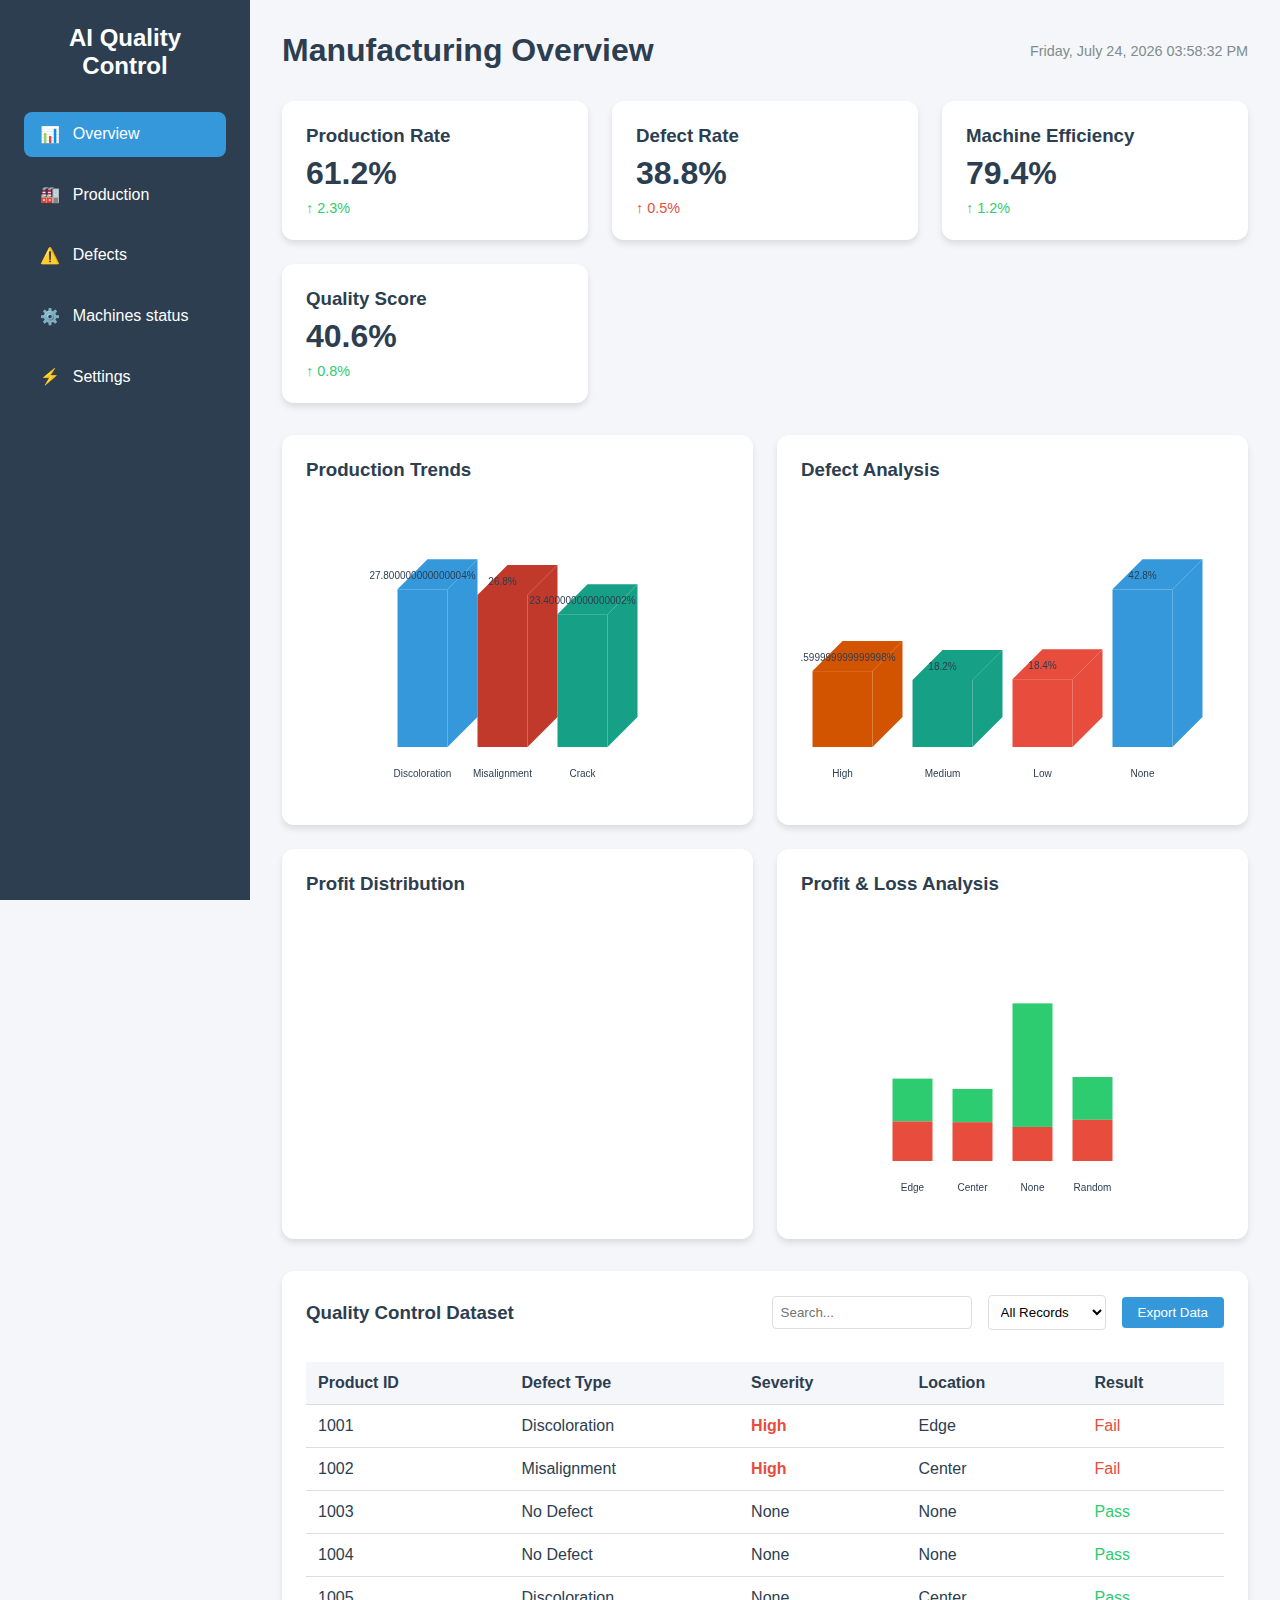
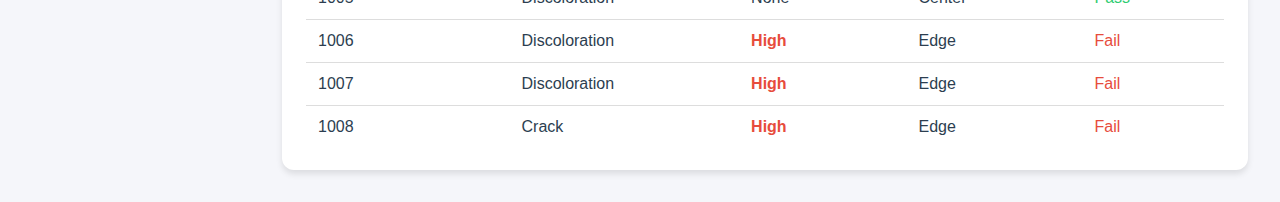
<file: index.html>
<!DOCTYPE html>
<html lang="en">
<head>
    <meta charset="UTF-8">
    <meta name="viewport" content="width=device-width, initial-scale=1.0">
    <title>Quality Control Manufacturing Dashboard</title>
    <link rel="stylesheet" href="styles.css">
</head>
<body>
    <div class="dashboard-container">
        <!-- Navigation Sidebar -->
        <nav class="sidebar">
            <div class="logo">
                <h2>AI Quality Control</h2>
            </div>
            <ul class="nav-links">
                <li class="active"><a href="#overview"><span class="icon">📊</span>Overview</a></li>
                <li><a href="#production"><span class="icon">🏭</span>Production</a></li>
                <li><a href="#defects"><span class="icon">⚠️</span>Defects</a></li>
                <li><a href="file:///C:/Users/SANJAI/Downloads/dash/machine.html"><span class="icon">⚙️</span>Machines status</a></li>
                <li><a href="#settings"><span class="icon">⚡</span>Settings</a></li>
            
            </ul>
        </nav>

        <!-- Main Content Area -->
        <main class="main-content">
            <header class="dashboard-header">
                <h1>Manufacturing Overview</h1>
                <div class="date-time">
                    <span id="current-date"></span>
                    <span id="current-time"></span>
                </div>
            </header>

            <!-- KPI Cards Section -->
            <section class="kpi-cards">
                <div class="kpi-card">
                    <h3>Production Rate</h3>
                    <div class="kpi-value">98.5%</div>
                    <div class="kpi-trend positive">↑ 2.3%</div>
                </div>
                <div class="kpi-card">
                    <h3>Defect Rate</h3>
                    <div class="kpi-value">1.2%</div>
                    <div class="kpi-trend negative">↑ 0.5%</div>
                </div>
                <div class="kpi-card">
                    <h3>Machine Efficiency</h3>
                    <div class="kpi-value">94.8%</div>
                    <div class="kpi-trend positive">↑ 1.2%</div>
                </div>
                <div class="kpi-card">
                    <h3>Quality Score</h3>
                    <div class="kpi-value">96.3%</div>
                    <div class="kpi-trend positive">↑ 0.8%</div>
                </div>
            </section>

            <!-- Charts Section -->
            <section class="charts-container">
                <div class="chart-wrapper">
                    <h3>Production Trends</h3>
                    <canvas id="productionChart"></canvas>
                </div>
                <div class="chart-wrapper">
                    <h3>Defect Analysis</h3>
                    <canvas id="defectChart"></canvas>
                </div>
                <div class="chart-wrapper">
                    <h3>Profit Distribution</h3>
                    <canvas id="profitPieChart"></canvas>
                </div>
                <div class="chart-wrapper">
                    <h3>Profit & Loss Analysis</h3>
                    <canvas id="profitLossChart"></canvas>
                </div>
            </section>

            <!-- Machine Status Section -->
        

            <!-- Data Table Section -->
            <section class="data-table-section">
                <div class="table-header">
                    <h3>Quality Control Dataset</h3>
                    <div class="table-controls">
                        <input type="text" id="searchInput" placeholder="Search...">
                        <select id="filterSelect">
                            <option value="all">All Records</option>
                            <option value="Pass">Pass Only</option>
                            <option value="Fail">Fail Only</option>
                            <option value="High">High Severity</option>
                        </select>
                        <button id="exportBtn" class="export-btn">Export Data</button>
                    </div>
                </div>
                <div class="table-container">
                    <table id="qualityTable">
                        <thead>
                            <tr>
                                <th>Product ID</th>
                                <th>Defect Type</th>
                                <th>Severity</th>
                                <th>Location</th>
                                <th>Result</th>
                            </tr>
                        </thead>
                        <tbody>
                            <!-- Data will be populated by JavaScript -->
                        </tbody>
                    </table>
                </div>
            </section>
        </main>
    </div>
    <script src="script.js"></script>
</body>
</html>
</file>
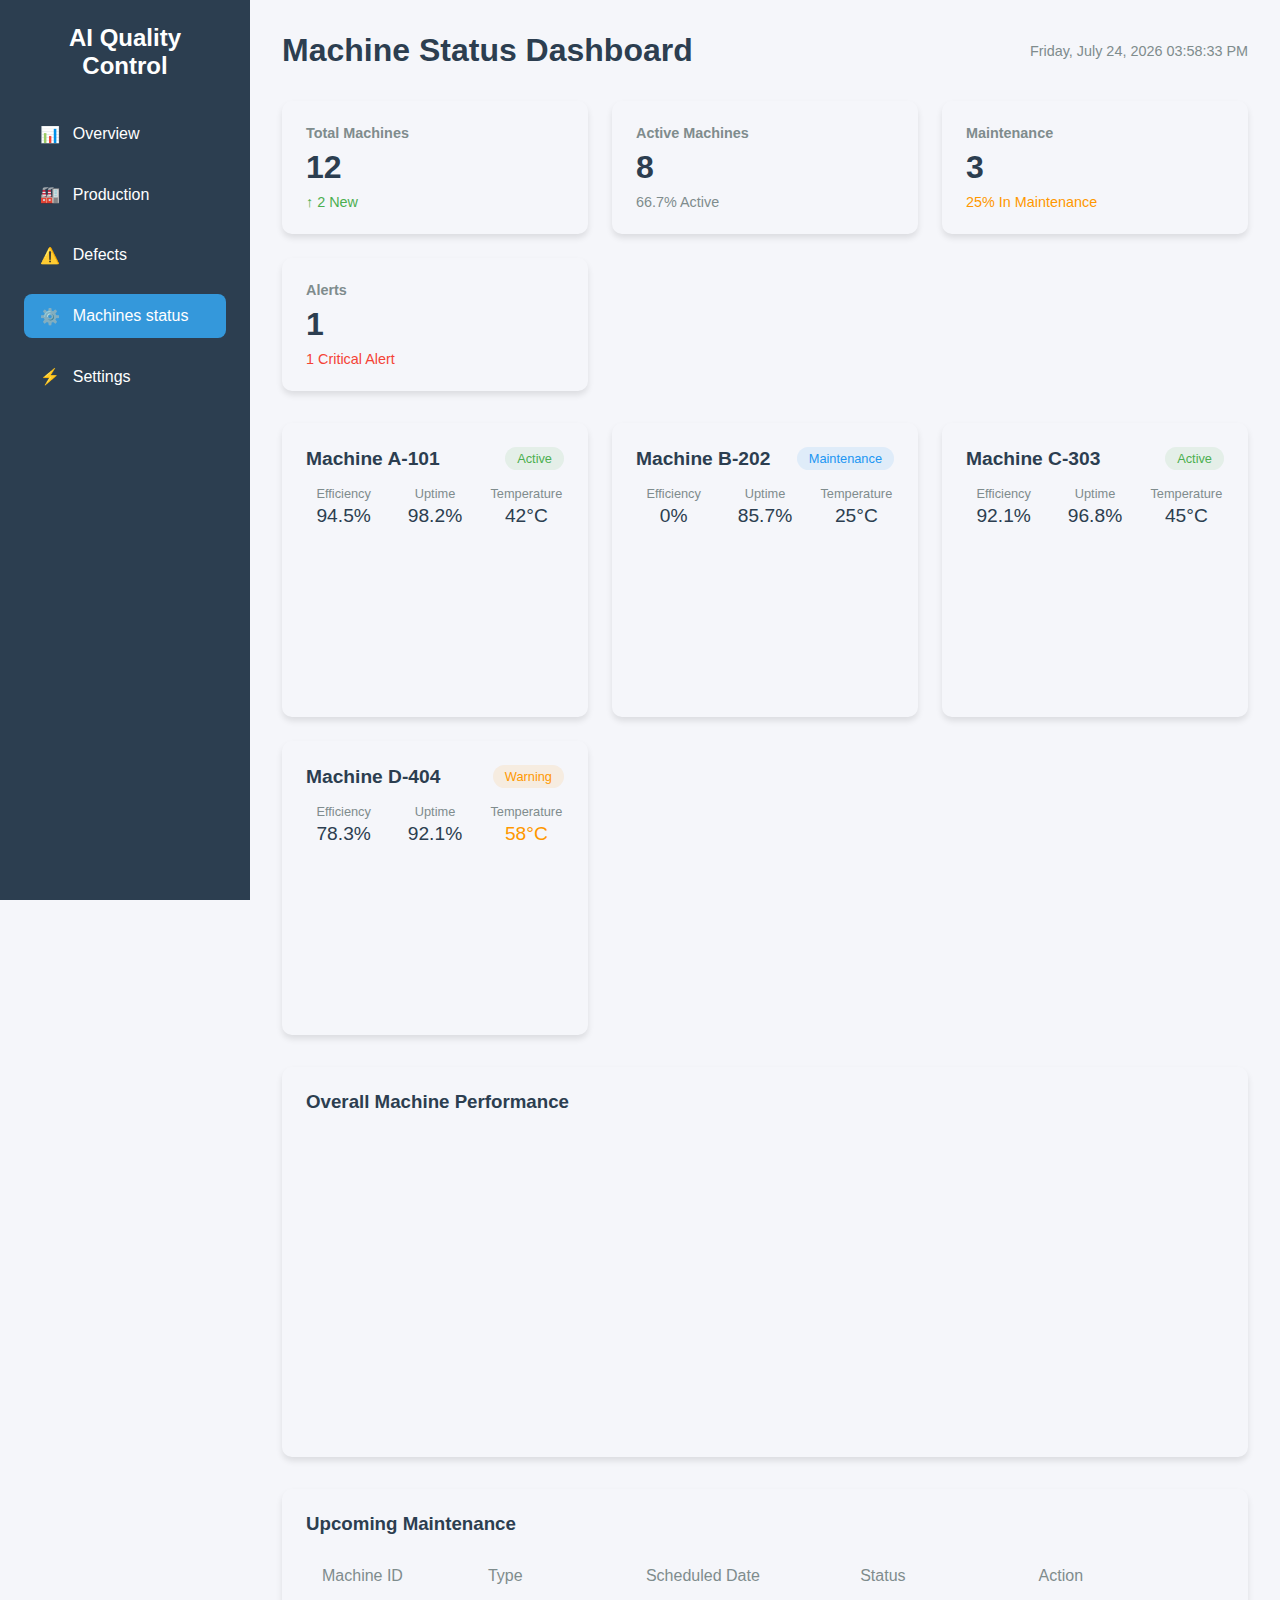
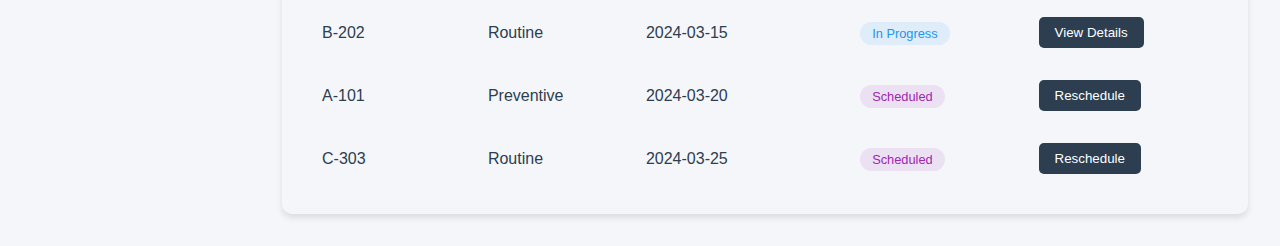
<file: machine.html>
<!DOCTYPE html>
<html lang="en">
<head>
    <meta charset="UTF-8">
    <meta name="viewport" content="width=device-width, initial-scale=1.0">
    <title>Machine Status Dashboard - AI Quality Control</title>
    <link rel="stylesheet" href="styles.css">
    <link rel="stylesheet" href="machine-styles.css">
</head>
<body>
    <div class="dashboard-container">
        <!-- Navigation Sidebar -->
        <nav class="sidebar">
            <div class="logo">
                <h2>AI Quality Control</h2>
            </div>
            <ul class="nav-links">
                <li><a href="index.html"><span class="icon">📊</span>Overview</a></li>
                <li><a href="#production"><span class="icon">🏭</span>Production</a></li>
                <li><a href="#defects"><span class="icon">⚠️</span>Defects</a></li>
                <li class="active"><a href="machine.html"><span class="icon">⚙️</span>Machines status</a></li>
                <li><a href="#settings"><span class="icon">⚡</span>Settings</a></li>
            </ul>
        </nav>

        <!-- Main Content Area -->
        <main class="main-content">
            <header class="dashboard-header">
                <h1>Machine Status Dashboard</h1>
                <div class="date-time">
                    <span id="current-date"></span>
                    <span id="current-time"></span>
                </div>
            </header>

            <!-- Machine Overview Cards -->
            <section class="machine-overview">
                <div class="overview-card">
                    <h3>Total Machines</h3>
                    <div class="overview-value">12</div>
                    <div class="overview-trend positive">↑ 2 New</div>
                </div>
                <div class="overview-card">
                    <h3>Active Machines</h3>
                    <div class="overview-value">8</div>
                    <div class="overview-trend">66.7% Active</div>
                </div>
                <div class="overview-card">
                    <h3>Maintenance</h3>
                    <div class="overview-value">3</div>
                    <div class="overview-trend warning">25% In Maintenance</div>
                </div>
                <div class="overview-card">
                    <h3>Alerts</h3>
                    <div class="overview-value">1</div>
                    <div class="overview-trend negative">1 Critical Alert</div>
                </div>
            </section>

            <!-- Machine Status Grid -->
            <section class="machine-grid">
                <!-- Machine 1 -->
                <div class="machine-card">
                    <div class="machine-header">
                        <h3>Machine A-101</h3>
                        <span class="status-badge active">Active</span>
                    </div>
                    <div class="machine-metrics">
                        <div class="metric">
                            <span class="metric-label">Efficiency</span>
                            <span class="metric-value">94.5%</span>
                        </div>
                        <div class="metric">
                            <span class="metric-label">Uptime</span>
                            <span class="metric-value">98.2%</span>
                        </div>
                        <div class="metric">
                            <span class="metric-label">Temperature</span>
                            <span class="metric-value">42°C</span>
                        </div>
                    </div>
                    <div class="machine-chart">
                        <canvas id="machineAChart"></canvas>
                    </div>
                </div>

                <!-- Machine 2 -->
                <div class="machine-card">
                    <div class="machine-header">
                        <h3>Machine B-202</h3>
                        <span class="status-badge maintenance">Maintenance</span>
                    </div>
                    <div class="machine-metrics">
                        <div class="metric">
                            <span class="metric-label">Efficiency</span>
                            <span class="metric-value">0%</span>
                        </div>
                        <div class="metric">
                            <span class="metric-label">Uptime</span>
                            <span class="metric-value">85.7%</span>
                        </div>
                        <div class="metric">
                            <span class="metric-label">Temperature</span>
                            <span class="metric-value">25°C</span>
                        </div>
                    </div>
                    <div class="machine-chart">
                        <canvas id="machineBChart"></canvas>
                    </div>
                </div>

                <!-- Machine 3 -->
                <div class="machine-card">
                    <div class="machine-header">
                        <h3>Machine C-303</h3>
                        <span class="status-badge active">Active</span>
                    </div>
                    <div class="machine-metrics">
                        <div class="metric">
                            <span class="metric-label">Efficiency</span>
                            <span class="metric-value">92.1%</span>
                        </div>
                        <div class="metric">
                            <span class="metric-label">Uptime</span>
                            <span class="metric-value">96.8%</span>
                        </div>
                        <div class="metric">
                            <span class="metric-label">Temperature</span>
                            <span class="metric-value">45°C</span>
                        </div>
                    </div>
                    <div class="machine-chart">
                        <canvas id="machineCChart"></canvas>
                    </div>
                </div>

                <!-- Machine 4 -->
                <div class="machine-card">
                    <div class="machine-header">
                        <h3>Machine D-404</h3>
                        <span class="status-badge warning">Warning</span>
                    </div>
                    <div class="machine-metrics">
                        <div class="metric">
                            <span class="metric-label">Efficiency</span>
                            <span class="metric-value">78.3%</span>
                        </div>
                        <div class="metric">
                            <span class="metric-label">Uptime</span>
                            <span class="metric-value">92.1%</span>
                        </div>
                        <div class="metric">
                            <span class="metric-label">Temperature</span>
                            <span class="metric-value warning">58°C</span>
                        </div>
                    </div>
                    <div class="machine-chart">
                        <canvas id="machineDChart"></canvas>
                    </div>
                </div>
            </section>

            <!-- Machine Performance Chart -->
            <section class="performance-chart">
                <h3>Overall Machine Performance</h3>
                <canvas id="performanceChart"></canvas>
            </section>

            <!-- Maintenance Schedule -->
            <section class="maintenance-schedule">
                <h3>Upcoming Maintenance</h3>
                <div class="schedule-table">
                    <table>
                        <thead>
                            <tr>
                                <th>Machine ID</th>
                                <th>Type</th>
                                <th>Scheduled Date</th>
                                <th>Status</th>
                                <th>Action</th>
                            </tr>
                        </thead>
                        <tbody>
                            <tr>
                                <td>B-202</td>
                                <td>Routine</td>
                                <td>2024-03-15</td>
                                <td><span class="status-badge maintenance">In Progress</span></td>
                                <td><button class="action-btn">View Details</button></td>
                            </tr>
                            <tr>
                                <td>A-101</td>
                                <td>Preventive</td>
                                <td>2024-03-20</td>
                                <td><span class="status-badge scheduled">Scheduled</span></td>
                                <td><button class="action-btn">Reschedule</button></td>
                            </tr>
                            <tr>
                                <td>C-303</td>
                                <td>Routine</td>
                                <td>2024-03-25</td>
                                <td><span class="status-badge scheduled">Scheduled</span></td>
                                <td><button class="action-btn">Reschedule</button></td>
                            </tr>
                        </tbody>
                    </table>
                </div>
            </section>
        </main>
    </div>
    <script src="script.js"></script>
    <script src="machine.js"></script>
</body>
</html>
</file>
<file: machine-styles.css>
/* Machine Status Dashboard Styles */

/* Overview Cards */
.machine-overview {
    display: grid;
    grid-template-columns: repeat(auto-fit, minmax(240px, 1fr));
    gap: 1.5rem;
    margin-bottom: 2rem;
}

.overview-card {
    background: var(--card-bg);
    padding: 1.5rem;
    border-radius: 10px;
    box-shadow: 0 4px 6px rgba(0, 0, 0, 0.1);
}

.overview-card h3 {
    color: var(--text-secondary);
    font-size: 0.9rem;
    margin-bottom: 0.5rem;
}

.overview-value {
    font-size: 2rem;
    font-weight: bold;
    color: var(--text-primary);
    margin-bottom: 0.5rem;
}

.overview-trend {
    font-size: 0.9rem;
    color: var(--text-secondary);
}

.overview-trend.positive {
    color: #4CAF50;
}

.overview-trend.negative {
    color: #f44336;
}

.overview-trend.warning {
    color: #ff9800;
}

/* Machine Grid */
.machine-grid {
    display: grid;
    grid-template-columns: repeat(auto-fit, minmax(300px, 1fr));
    gap: 1.5rem;
    margin-bottom: 2rem;
}

.machine-card {
    background: var(--card-bg);
    border-radius: 10px;
    padding: 1.5rem;
    box-shadow: 0 4px 6px rgba(0, 0, 0, 0.1);
}

.machine-header {
    display: flex;
    justify-content: space-between;
    align-items: center;
    margin-bottom: 1rem;
}

.machine-header h3 {
    font-size: 1.2rem;
    color: var(--text-primary);
}

.status-badge {
    padding: 0.25rem 0.75rem;
    border-radius: 20px;
    font-size: 0.8rem;
    font-weight: 500;
}

.status-badge.active {
    background: rgba(76, 175, 80, 0.1);
    color: #4CAF50;
}

.status-badge.maintenance {
    background: rgba(33, 150, 243, 0.1);
    color: #2196F3;
}

.status-badge.warning {
    background: rgba(255, 152, 0, 0.1);
    color: #ff9800;
}

.status-badge.scheduled {
    background: rgba(156, 39, 176, 0.1);
    color: #9c27b0;
}

/* Machine Metrics */
.machine-metrics {
    display: grid;
    grid-template-columns: repeat(3, 1fr);
    gap: 1rem;
    margin-bottom: 1rem;
}

.metric {
    text-align: center;
}

.metric-label {
    display: block;
    font-size: 0.8rem;
    color: var(--text-secondary);
    margin-bottom: 0.25rem;
}

.metric-value {
    font-size: 1.2rem;
    font-weight: 500;
    color: var(--text-primary);
}

.metric-value.warning {
    color: #ff9800;
}

/* Machine Chart */
.machine-chart {
    height: 150px;
    margin-top: 1rem;
}

/* Performance Chart */
.performance-chart {
    background: var(--card-bg);
    border-radius: 10px;
    padding: 1.5rem;
    margin-bottom: 2rem;
    box-shadow: 0 4px 6px rgba(0, 0, 0, 0.1);
}

.performance-chart h3 {
    color: var(--text-primary);
    margin-bottom: 1rem;
}

/* Maintenance Schedule */
.maintenance-schedule {
    background: var(--card-bg);
    border-radius: 10px;
    padding: 1.5rem;
    box-shadow: 0 4px 6px rgba(0, 0, 0, 0.1);
}

.maintenance-schedule h3 {
    color: var(--text-primary);
    margin-bottom: 1rem;
}

.schedule-table {
    overflow-x: auto;
}

.schedule-table table {
    width: 100%;
    border-collapse: collapse;
}

.schedule-table th,
.schedule-table td {
    padding: 1rem;
    text-align: left;
    border-bottom: 1px solid var(--border-color);
}

.schedule-table th {
    font-weight: 500;
    color: var(--text-secondary);
}

.schedule-table td {
    color: var(--text-primary);
}

.action-btn {
    padding: 0.5rem 1rem;
    border: none;
    border-radius: 5px;
    background: var(--primary-color);
    color: white;
    cursor: pointer;
    transition: background 0.3s ease;
}

.action-btn:hover {
    background: var(--primary-color-dark);
}

/* Responsive Design */
@media (max-width: 768px) {
    .machine-grid {
        grid-template-columns: 1fr;
    }

    .machine-metrics {
        grid-template-columns: repeat(2, 1fr);
    }

    .schedule-table {
        font-size: 0.9rem;
    }

    .schedule-table th,
    .schedule-table td {
        padding: 0.75rem;
    }
}

/* Dark Mode Support */
@media (prefers-color-scheme: dark) {
    .machine-card,
    .overview-card,
    .performance-chart,
    .maintenance-schedule {
        background: var(--card-bg-dark);
    }

    .status-badge.active {
        background: rgba(76, 175, 80, 0.2);
    }

    .status-badge.maintenance {
        background: rgba(33, 150, 243, 0.2);
    }

    .status-badge.warning {
        background: rgba(255, 152, 0, 0.2);
    }

    .status-badge.scheduled {
        background: rgba(156, 39, 176, 0.2);
    }
}
</file>
<file: styles.css>
/* Reset and Base Styles */
* {
    margin: 0;
    padding: 0;
    box-sizing: border-box;
    font-family: 'Segoe UI', Tahoma, Geneva, Verdana, sans-serif;
}

:root {
    --primary-color: #2c3e50;
    --secondary-color: #3498db;
    --accent-color: #e74c3c;
    --background-color: #f5f6fa;
    --card-background: #ffffff;
    --text-primary: #2c3e50;
    --text-secondary: #7f8c8d;
    --success-color: #2ecc71;
    --warning-color: #f1c40f;
    --danger-color: #e74c3c;
    --sidebar-width: 250px;
    --transition-speed: 0.3s;
}

body {
    background-color: var(--background-color);
    color: var(--text-primary);
}

/* Dashboard Container */
.dashboard-container {
    display: flex;
    min-height: 100vh;
}

/* Sidebar Styles */
.sidebar {
    width: var(--sidebar-width);
    background-color: var(--primary-color);
    color: white;
    padding: 1.5rem;
    position: fixed;
    height: 100vh;
    transition: transform var(--transition-speed);
}

.logo h2 {
    margin-bottom: 2rem;
    font-size: 1.5rem;
    text-align: center;
}

.nav-links {
    list-style: none;
}

.nav-links li {
    margin-bottom: 1rem;
}

.nav-links a {
    color: white;
    text-decoration: none;
    display: flex;
    align-items: center;
    padding: 0.8rem 1rem;
    border-radius: 8px;
    transition: background-color var(--transition-speed);
}

.nav-links a:hover {
    background-color: rgba(255, 255, 255, 0.1);
}

.nav-links .active a {
    background-color: var(--secondary-color);
}

.icon {
    margin-right: 0.8rem;
}

/* Main Content Area */
.main-content {
    flex: 1;
    margin-left: var(--sidebar-width);
    padding: 2rem;
}

/* Dashboard Header */
.dashboard-header {
    display: flex;
    justify-content: space-between;
    align-items: center;
    margin-bottom: 2rem;
}

.date-time {
    color: var(--text-secondary);
    font-size: 0.9rem;
}

/* KPI Cards */
.kpi-cards {
    display: grid;
    grid-template-columns: repeat(auto-fit, minmax(240px, 1fr));
    gap: 1.5rem;
    margin-bottom: 2rem;
}

.kpi-card {
    background-color: var(--card-background);
    padding: 1.5rem;
    border-radius: 12px;
    box-shadow: 0 4px 6px rgba(0, 0, 0, 0.1);
    transition: transform var(--transition-speed);
}

.kpi-card:hover {
    transform: translateY(-5px);
}

.kpi-value {
    font-size: 2rem;
    font-weight: bold;
    margin: 0.5rem 0;
}

.kpi-trend {
    font-size: 0.9rem;
    display: flex;
    align-items: center;
}

.kpi-trend.positive {
    color: var(--success-color);
}

.kpi-trend.negative {
    color: var(--danger-color);
}

/* Charts Container */
.charts-container {
    display: grid;
    grid-template-columns: repeat(auto-fit, minmax(400px, 1fr));
    gap: 1.5rem;
    margin-bottom: 2rem;
}

.chart-wrapper {
    background-color: var(--card-background);
    padding: 1.5rem;
    border-radius: 12px;
    box-shadow: 0 4px 6px rgba(0, 0, 0, 0.1);
}

.chart-wrapper h3 {
    margin-bottom: 1rem;
}

canvas {
    width: 100%;
    height: 300px;
}

/* Machine Status */
.machine-status {
    background-color: var(--card-background);
    padding: 1.5rem;
    border-radius: 12px;
    box-shadow: 0 4px 6px rgba(0, 0, 0, 0.1);
}

.machine-grid {
    display: grid;
    grid-template-columns: repeat(auto-fit, minmax(200px, 1fr));
    gap: 1rem;
    margin-top: 1rem;
}

.machine-card {
    background-color: var(--background-color);
    padding: 1rem;
    border-radius: 8px;
    text-align: center;
}

.status-indicator {
    width: 12px;
    height: 12px;
    border-radius: 50%;
    margin: 0.5rem auto;
}

.status-indicator.active {
    background-color: var(--success-color);
}

.status-indicator.maintenance {
    background-color: var(--warning-color);
}

.status-indicator.warning {
    background-color: var(--danger-color);
}

/* Mobile Menu Button */
.menu-button {
    display: none;
    background: none;
    border: none;
    font-size: 1.5rem;
    color: var(--text-primary);
    cursor: pointer;
    padding: 0.5rem;
    margin-right: 1rem;
}

/* Responsive Design */
@media (max-width: 768px) {
    .menu-button {
        display: block;
    }

    .sidebar {
        transform: translateX(-100%);
        z-index: 1000;
        box-shadow: 2px 0 5px rgba(0, 0, 0, 0.1);
    }

    .sidebar.active {
        transform: translateX(0);
    }

    .main-content {
        margin-left: 0;
        padding: 1rem;
    }

    .charts-container {
        grid-template-columns: 1fr;
    }

    .kpi-cards {
        grid-template-columns: repeat(auto-fit, minmax(200px, 1fr));
    }

    .machine-grid {
        grid-template-columns: repeat(auto-fit, minmax(150px, 1fr));
    }

    .dashboard-header {
        flex-direction: column;
        align-items: flex-start;
        gap: 1rem;
    }

    .date-time {
        display: flex;
        flex-direction: column;
        gap: 0.5rem;
    }
}

/* Additional Responsive Breakpoints */
@media (max-width: 480px) {
    .kpi-cards {
        grid-template-columns: 1fr;
    }

    .machine-grid {
        grid-template-columns: 1fr 1fr;
    }

    .chart-wrapper {
        padding: 1rem;
    }

    canvas {
        height: 250px;
    }
}

/* Print Styles */
@media print {
    .sidebar {
        display: none;
    }

    .main-content {
        margin-left: 0;
    }

    .kpi-cards, .charts-container, .machine-status {
        break-inside: avoid;
    }
}

/* Animations */
@keyframes fadeIn {
    from {
        opacity: 0;
        transform: translateY(20px);
    }
    to {
        opacity: 1;
        transform: translateY(0);
    }
}

.kpi-card, .chart-wrapper, .machine-card {
    animation: fadeIn 0.5s ease-out forwards;
}

/* Custom Scrollbar */
::-webkit-scrollbar {
    width: 8px;
}

::-webkit-scrollbar-track {
    background: var(--background-color);
}

::-webkit-scrollbar-thumb {
    background: var(--secondary-color);
    border-radius: 4px;
}

::-webkit-scrollbar-thumb:hover {
    background: var(--primary-color);
}

/* Data Table Styles */
.data-table-section {
    background-color: var(--card-background);
    padding: 1.5rem;
    border-radius: 12px;
    box-shadow: 0 4px 6px rgba(0, 0, 0, 0.1);
    margin-top: 2rem;
}

.table-header {
    display: flex;
    justify-content: space-between;
    align-items: center;
    margin-bottom: 1rem;
}

.table-controls {
    display: flex;
    gap: 1rem;
    align-items: center;
}

#searchInput {
    padding: 0.5rem;
    border: 1px solid #ddd;
    border-radius: 4px;
    width: 200px;
}

#filterSelect {
    padding: 0.5rem;
    border: 1px solid #ddd;
    border-radius: 4px;
    background-color: white;
}

.export-btn {
    padding: 0.5rem 1rem;
    background-color: var(--secondary-color);
    color: white;
    border: none;
    border-radius: 4px;
    cursor: pointer;
    transition: background-color var(--transition-speed);
}

.export-btn:hover {
    background-color: var(--primary-color);
}

.table-container {
    overflow-x: auto;
    max-height: 400px;
    overflow-y: auto;
}

#qualityTable {
    width: 100%;
    border-collapse: collapse;
    margin-top: 1rem;
}

#qualityTable th,
#qualityTable td {
    padding: 0.75rem;
    text-align: left;
    border-bottom: 1px solid #ddd;
}

#qualityTable th {
    background-color: var(--background-color);
    position: sticky;
    top: 0;
    z-index: 1;
}

#qualityTable tbody tr:hover {
    background-color: var(--background-color);
}

#qualityTable td[data-result="Pass"] {
    color: var(--success-color);
}

#qualityTable td[data-result="Fail"] {
    color: var(--danger-color);
}

#qualityTable td[data-severity="High"] {
    font-weight: bold;
    color: var(--danger-color);
}

/* Responsive Table */
@media (max-width: 768px) {
    .table-header {
        flex-direction: column;
        gap: 1rem;
    }

    .table-controls {
        flex-wrap: wrap;
        justify-content: center;
    }

    #searchInput {
        width: 100%;
    }
}
</file>
